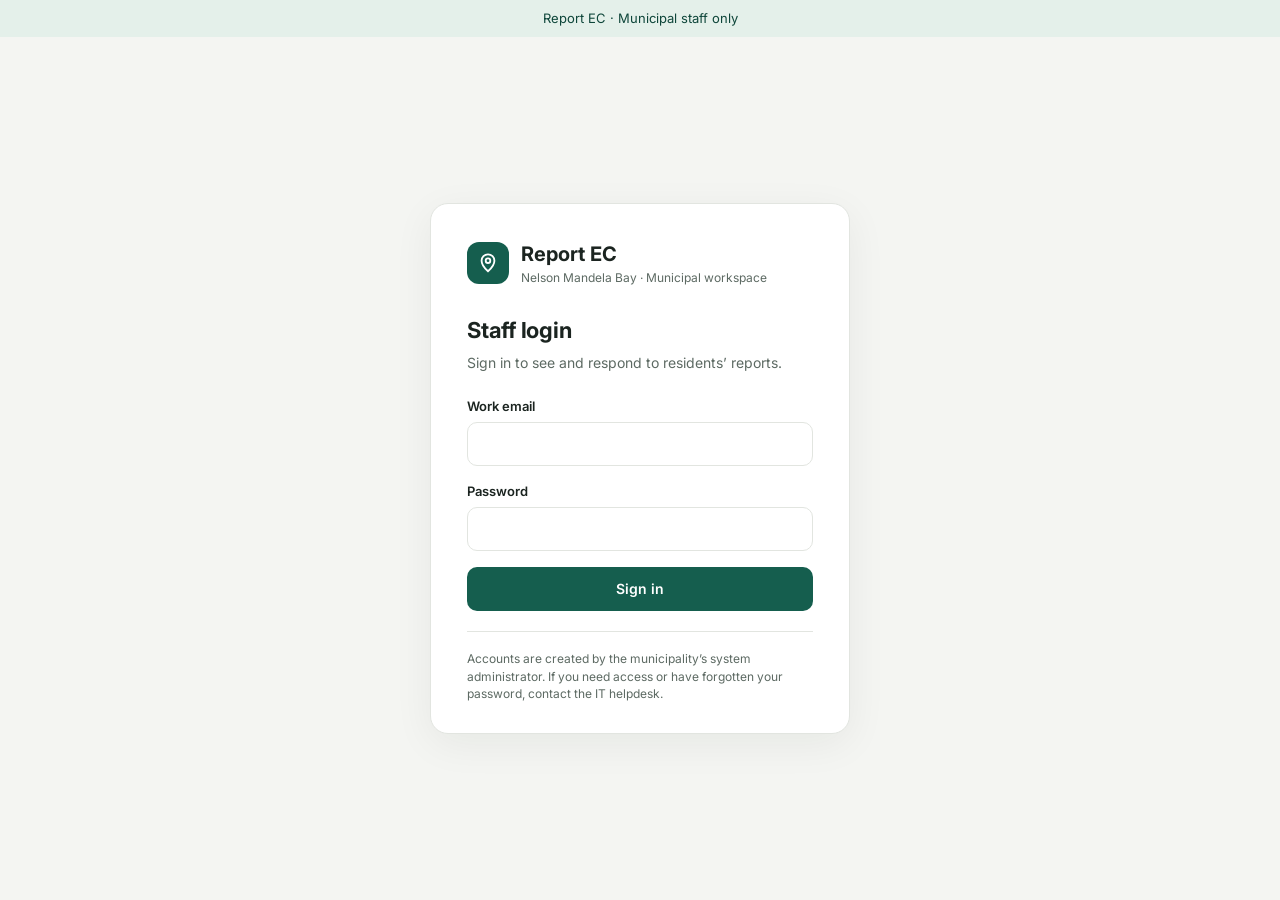
<file: static/login.html>
<!DOCTYPE html>
<html lang="en">
<head>
  <meta charset="UTF-8">
  <meta name="viewport" content="width=device-width, initial-scale=1.0">
  <title>Report EC · Staff login</title>

  <link rel="preconnect" href="https://fonts.googleapis.com">
  <link rel="preconnect" href="https://fonts.gstatic.com" crossorigin>
  <link href="https://fonts.googleapis.com/css2?family=Inter:wght@400;500;600;700&display=swap" rel="stylesheet">

  <!-- The login page has its own styles because the dashboard's files are
       only available after logging in. Colours match styles.css. -->
  <style>
    :root {
      --brand: #155e4e;
      --brand-dark: #0e463a;
      --brand-soft: #e4f0ea;
      --bg: #f4f5f2;
      --surface: #ffffff;
      --border: #e2e5e0;
      --text: #1b2420;
      --muted: #5d6a63;
      --critical: #b3261e;
      --critical-soft: #fbe9e7;
    }

    * {
      box-sizing: border-box;
    }

    body {
      margin: 0;
      min-height: 100vh;
      display: flex;
      flex-direction: column;
      background: var(--bg);
      color: var(--text);
      font-family: "Inter", system-ui, -apple-system, "Segoe UI", sans-serif;
      font-size: 14px;
      line-height: 1.45;
    }

    .notice {
      padding: 9px 24px;
      background: var(--brand-soft);
      color: var(--brand-dark);
      font-size: 13px;
      text-align: center;
    }

    main {
      flex: 1;
      display: grid;
      place-items: center;
      padding: 40px 16px;
    }

    .card {
      width: 100%;
      max-width: 420px;
      padding: 36px 36px 30px;
      background: var(--surface);
      border: 1px solid var(--border);
      border-radius: 18px;
      box-shadow: 0 10px 40px rgba(20, 30, 25, 0.06);
    }

    .brand {
      display: flex;
      align-items: center;
      gap: 12px;
      margin-bottom: 28px;
    }

    .brand-mark {
      display: grid;
      place-items: center;
      width: 42px;
      height: 42px;
      border-radius: 12px;
      background: var(--brand);
    }

    .brand-mark svg {
      width: 22px;
      height: 22px;
      fill: none;
      stroke: #fff;
      stroke-width: 2;
    }

    .brand-name {
      font-size: 20px;
      font-weight: 700;
    }

    .brand-sub {
      font-size: 12px;
      color: var(--muted);
    }

    h1 {
      margin: 0 0 6px;
      font-size: 22px;
      font-weight: 700;
      letter-spacing: -0.01em;
    }

    .intro {
      margin: 0 0 24px;
      color: var(--muted);
    }

    label {
      display: block;
      margin-bottom: 16px;
    }

    label span {
      display: block;
      margin-bottom: 6px;
      font-size: 13px;
      font-weight: 600;
    }

    input {
      width: 100%;
      padding: 11px 14px;
      border: 1px solid var(--border);
      border-radius: 10px;
      font: inherit;
      color: inherit;
      background: var(--surface);
    }

    input:focus {
      outline: none;
      border-color: var(--brand);
      box-shadow: 0 0 0 3px var(--brand-soft);
    }

    .error {
      display: none;
      margin-bottom: 16px;
      padding: 10px 12px;
      border-radius: 10px;
      background: var(--critical-soft);
      color: var(--critical);
      font-size: 13px;
    }

    .error.is-visible {
      display: block;
    }

    button {
      width: 100%;
      padding: 12px;
      border: none;
      border-radius: 10px;
      background: var(--brand);
      color: #fff;
      font: inherit;
      font-weight: 600;
      cursor: pointer;
    }

    button:hover {
      background: var(--brand-dark);
    }

    button:disabled {
      opacity: 0.7;
      cursor: default;
    }

    .help {
      margin: 20px 0 0;
      padding-top: 18px;
      border-top: 1px solid var(--border);
      font-size: 12px;
      color: var(--muted);
    }
  </style>
</head>
<body>

  <div class="notice">Report EC · Municipal staff only</div>

  <main>
    <div class="card">
      <div class="brand">
        <div class="brand-mark" aria-hidden="true">
          <svg viewBox="0 0 24 24"><path d="M12 21s-7-6.2-7-11.5A7 7 0 0 1 19 9.5C19 14.8 12 21 12 21z"/><circle cx="12" cy="9.5" r="2.5"/></svg>
        </div>
        <div>
          <div class="brand-name">Report EC</div>
          <div class="brand-sub">Nelson Mandela Bay · Municipal workspace</div>
        </div>
      </div>

      <h1>Staff login</h1>
      <p class="intro">Sign in to see and respond to residents’ reports.</p>

      <form id="login-form" novalidate>
        <div class="error" id="login-error" role="alert"></div>

        <label>
          <span>Work email</span>
          <input type="email" id="email" autocomplete="username" required>
        </label>

        <label>
          <span>Password</span>
          <input type="password" id="password" autocomplete="current-password" required>
        </label>

        <button type="submit" id="login-btn">Sign in</button>
      </form>

      <p class="help">Accounts are created by the municipality’s system administrator. If you need access or have forgotten your password, contact the IT helpdesk.</p>
    </div>
  </main>

  <script>
    const form = document.getElementById("login-form");
    const errorBox = document.getElementById("login-error");
    const button = document.getElementById("login-btn");

    function showError(message) {
      errorBox.textContent = message;
      errorBox.classList.add("is-visible");
    }

    form.addEventListener("submit", async (event) => {
      event.preventDefault();
      errorBox.classList.remove("is-visible");

      const email = document.getElementById("email").value.trim();
      const password = document.getElementById("password").value;

      if (!email || !password) {
        showError("Please enter your email and password.");
        return;
      }

      button.disabled = true;
      button.textContent = "Signing in…";

      try {
        const response = await fetch("/login", {
          method: "POST",
          headers: { "Content-Type": "application/json" },
          body: JSON.stringify({ email, password }),
        });

        if (response.ok) {
          window.location.href = "/dashboard/";
          return;
        }

        const data = await response.json().catch(() => ({}));
        showError(data.detail || "Login failed. Please try again.");
      } catch (error) {
        showError("Could not reach the server. Check that it is running.");
      }

      button.disabled = false;
      button.textContent = "Sign in";
    });
  </script>
</body>
</html>
</file>
